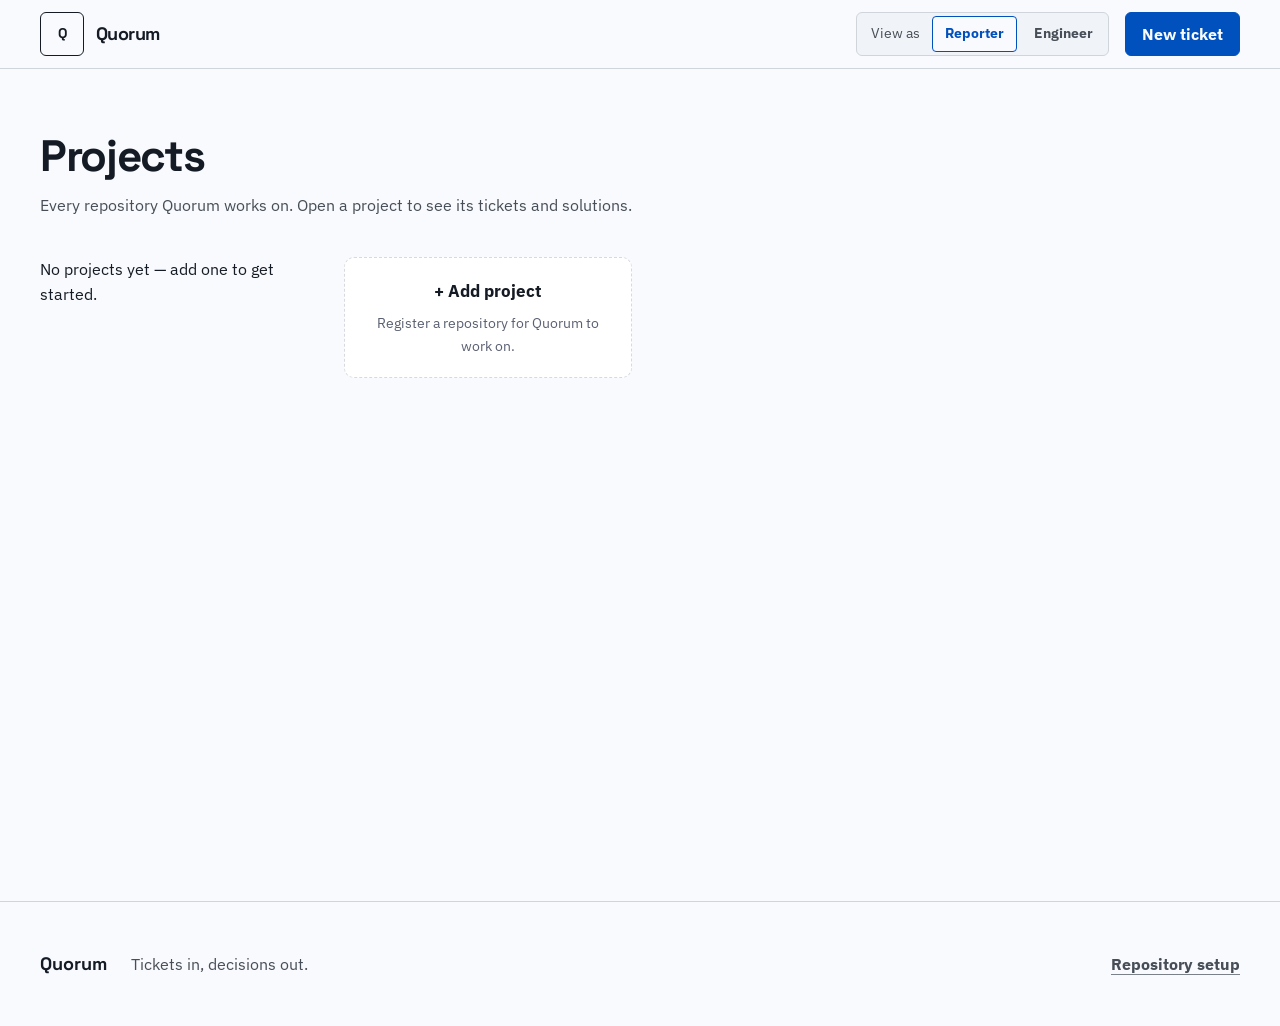
<file: ui/index.html>
<!doctype html>
<html lang="en">
  <head>
    <meta charset="utf-8" />
    <meta name="viewport" content="width=device-width, initial-scale=1, viewport-fit=cover" />
    <meta name="application-name" content="Quorum" />
    <meta name="apple-mobile-web-app-title" content="Quorum" />
    <meta name="description" content="Quorum keeps incoming tickets and attempted solutions in one quiet decision workspace." />
    <title>Quorum</title>
    <link rel="preconnect" href="https://fonts.googleapis.com" />
    <link rel="preconnect" href="https://fonts.gstatic.com" crossorigin />
    <link href="https://fonts.googleapis.com/css2?family=IBM+Plex+Sans:wght@400;700&amp;family=JetBrains+Mono:wght@400;600&amp;family=Space+Grotesk:wght@500;700&amp;display=swap" rel="stylesheet" />
    <link rel="stylesheet" href="tokens.css" />
    <link rel="stylesheet" href="styles.css" />
  </head>
  <body>
    <a class="skip-link" href="#main">Skip to workspace</a>

    <header class="topbar">
      <div class="topbar__inner">
        <a class="brand" href="#projects" data-screen-link="projects" aria-label="Quorum projects">
          <span class="brand__mark" aria-hidden="true">Q</span>
          <span>Quorum</span>
        </a>

        <div class="topbar__tools">
          <div class="role-toggle" role="group" aria-label="View as">
            <span class="role-toggle__label">View as</span>
            <button class="role-toggle__option" type="button" data-role="reporter" aria-pressed="true">Reporter</button>
            <button class="role-toggle__option" type="button" data-role="engineer" aria-pressed="false">Engineer</button>
          </div>
          <button class="btn btn--primary" type="button" data-screen-link="submission">New ticket</button>
        </div>
      </div>
    </header>

    <main class="workspace" id="main" tabindex="-1">
      <div class="workspace-head">
        <h1 id="screenTitle">Tickets</h1>
        <p id="screenDescription">Incoming work appears here. Open a ticket to review every solution attempted for it.</p>
      </div>

      <nav class="workspace-tabs" aria-label="Workspace">
        <button class="tab-link" type="button" data-screen-link="tickets">Tickets</button>
        <button class="tab-link" type="button" data-screen-link="solutions">Solutions</button>
        <button class="tab-link" type="button" data-screen-link="setup">Setup</button>
      </nav>

      <div class="screen-root" id="screenRoot" aria-live="off"></div>
    </main>

    <footer class="system-foot">
      <strong>Quorum</strong>
      <span>Tickets in, decisions out.</span>
      <button class="foot-link" type="button" data-screen-link="setup">Repository setup</button>
    </footer>

    <script src="app.js" defer></script>
  </body>
</html>
</file>
<file: ui/tokens.css>
/* Hallmark · macrostructure: Index-First · tone: technical-utilitarian · anchor hue: cobalt
 * Hallmark · genre: modern-minimal · theme: Cobalt · enrichment: none · nav: N9 · footer: Ft1
 * Hallmark · pre-emit critique: P5 H5 E5 S5 R5 V5
 * contrast: pass (40–41) · honest: pass (46) · chrome: pass (47) · tokens: pass (48)
 * slop: 56/58 source-pass · rendered checks open: 34, 49
 */

:root {
  color-scheme: light;

  --color-paper: oklch(98.5% 0.004 250);
  --color-paper-2: oklch(96.5% 0.007 250);
  --color-paper-3: oklch(93.5% 0.01 250);
  --color-paper-raised: oklch(99.2% 0.003 250);
  --color-rule: oklch(87% 0.01 250);
  --color-rule-2: oklch(60% 0.015 250);
  --color-neutral: oklch(52% 0.018 257);
  --color-muted: oklch(42% 0.018 257);
  --color-ink-2: oklch(33% 0.02 258);
  --color-ink: oklch(22% 0.02 258);
  --color-accent: oklch(46% 0.19 256);
  --color-accent-soft: oklch(93% 0.035 256);
  --color-accent-ink: oklch(98.5% 0.004 250);
  --color-focus: oklch(25% 0.05 256);
  --color-graphite: oklch(20.5% 0.016 260);
  --color-graphite-2: oklch(25.5% 0.018 260);
  --color-graphite-3: oklch(32% 0.018 260);
  --color-on-graphite: oklch(94% 0.008 250);
  --color-on-graphite-muted: oklch(74% 0.014 250);
  --color-success: oklch(43% 0.12 155);
  --color-success-soft: oklch(94% 0.035 155);
  --color-warning: oklch(40% 0.12 72);
  --color-warning-soft: oklch(95% 0.035 72);
  --color-error: oklch(48% 0.18 28);
  --color-error-soft: oklch(95% 0.035 28);
  --color-transparent: transparent;
  --color-scrim: oklch(15% 0.02 258 / 0.58);

  --font-display: "Space Grotesk", "Avenir Next", sans-serif;
  --font-body: "IBM Plex Sans", "Segoe UI", sans-serif;
  --font-mono: "JetBrains Mono", "SFMono-Regular", monospace;

  --text-xs: 0.75rem;
  --text-sm: 0.875rem;
  --text-base: 1rem;
  --text-md: 1.125rem;
  --text-lg: 1.375rem;
  --text-xl: 1.75rem;
  --text-2xl: 2.25rem;
  --text-3xl: 2.75rem;
  --text-display: clamp(2rem, 4vw + 0.25rem, 3.5rem);

  --space-3xs: 0.125rem;
  --space-2xs: 0.25rem;
  --space-xs: 0.5rem;
  --space-sm: 0.75rem;
  --space-md: 1rem;
  --space-lg: 1.5rem;
  --space-xl: 2.5rem;
  --space-2xl: 4rem;
  --space-3xl: 6rem;
  --space-4xl: 9rem;

  --dur-micro: 100ms;
  --dur-short: 180ms;
  --dur-medium: 260ms;
  --dur-long: 420ms;
  --ease-out: cubic-bezier(0.16, 1, 0.3, 1);
  --ease-in: cubic-bezier(0.7, 0, 0.84, 0);
  --ease-in-out: cubic-bezier(0.65, 0, 0.35, 1);

  --radius-xs: 0.25rem;
  --radius-sm: 0.375rem;
  --radius-md: 0.625rem;
  --radius-round: 999rem;
  --rule-thin: 0.0625rem;
  --rule-focus: 0.1875rem;

  --shadow-whisper: 0 0.0625rem 0.125rem oklch(20% 0.01 258 / 0.06);
  --shadow-modal: 0 1.5rem 4rem oklch(15% 0.02 258 / 0.2);

  --layout-max: 96rem;
  --layout-rail: 15.5rem;
  --layout-prose: 68ch;
  --layout-header: 4.25rem;
  --control-height: 2.75rem;
  --control-height-touch: 3rem;
  --icon-sm: 1rem;
  --icon-md: 1.25rem;
  --icon-lg: 1.5rem;

  --z-base: 1;
  --z-raised: 10;
  --z-dropdown: 100;
  --z-sticky: 200;
  --z-modal: 400;
  --z-toast: 500;
  --z-tooltip: 600;
}
</file>
<file: ui/styles.css>
/* Hallmark · macrostructure: Index-First · tone: technical-utilitarian · anchor hue: cobalt
 * Hallmark · genre: modern-minimal · theme: Cobalt · enrichment: none · nav: N9 · footer: Ft1
 * Hallmark · pre-emit critique: P5 H5 E5 S5 R5 V5
 * contrast: pass · honest content: pass · token discipline: pass
 * slop: 56/58 source-pass · rendered checks open: 34, 49
 */

*,
*::before,
*::after {
  box-sizing: border-box;
}

html,
body {
  overflow-x: clip;
}

html {
  background: var(--color-paper);
  color: var(--color-ink);
  font-family: var(--font-body);
  font-size: 100%;
  scroll-behavior: smooth;
}

body {
  min-height: 100dvh;
  margin: 0;
  background: var(--color-paper);
  color: var(--color-ink);
  font-size: var(--text-base);
  line-height: 1.55;
  text-rendering: optimizeLegibility;
}

button,
input,
select,
textarea {
  color: inherit;
  font: inherit;
}

button,
select {
  cursor: pointer;
}

button {
  border: 0;
}

a {
  color: inherit;
}

h1,
h2,
h3,
p {
  margin: 0;
}

h1,
h2,
h3 {
  min-width: 0;
  overflow-wrap: anywhere;
  font-family: var(--font-display);
  font-style: normal;
  font-weight: 700;
  letter-spacing: -0.03em;
  line-height: 1.08;
}

h1 {
  font-size: clamp(var(--text-2xl), 7vw, var(--text-3xl));
}

h2 {
  font-size: clamp(var(--text-xl), 5vw, var(--text-2xl));
}

h3 {
  font-size: var(--text-lg);
}

strong {
  font-weight: 700;
}

code,
.mono {
  font-size: 0.88em;
  font-variant-numeric: tabular-nums;
}

code {
  font-family: var(--font-mono);
  overflow-wrap: anywhere;
}

[hidden] {
  display: none !important;
}

.sr-only {
  position: absolute;
  width: var(--rule-thin);
  height: var(--rule-thin);
  padding: 0;
  margin: calc(var(--rule-thin) * -1);
  overflow: hidden;
  clip: rect(0, 0, 0, 0);
  white-space: nowrap;
  border: 0;
}

.skip-link {
  position: fixed;
  inset-block-start: var(--space-md);
  inset-inline-start: var(--space-md);
  z-index: var(--z-tooltip);
  padding: var(--space-sm) var(--space-md);
  border: var(--rule-thin) solid var(--color-ink);
  border-radius: var(--radius-sm);
  background: var(--color-paper-raised);
  color: var(--color-ink);
  font-weight: 700;
  opacity: 0;
  pointer-events: none;
  transform: translateY(calc(var(--space-xl) * -1));
}

.skip-link:focus {
  opacity: 1;
  pointer-events: auto;
  transform: none;
}

:focus-visible {
  outline: var(--rule-focus) solid var(--color-focus);
  outline-offset: var(--space-2xs);
}

.topbar {
  border-block-end: var(--rule-thin) solid var(--color-rule);
  background: var(--color-paper);
}

.topbar__inner {
  width: min(100%, var(--layout-max));
  min-height: var(--layout-header);
  margin-inline: auto;
  padding: var(--space-sm) var(--space-md);
  display: flex;
  align-items: center;
  justify-content: space-between;
  gap: var(--space-md);
}

.brand {
  display: inline-flex;
  min-height: var(--control-height);
  align-items: center;
  gap: var(--space-sm);
  color: var(--color-ink);
  font-family: var(--font-display);
  font-size: var(--text-md);
  font-weight: 700;
  letter-spacing: -0.03em;
  text-decoration: none;
  white-space: nowrap;
}

.brand__mark {
  width: var(--control-height);
  height: var(--control-height);
  display: grid;
  place-items: center;
  border: var(--rule-thin) solid var(--color-ink);
  border-radius: var(--radius-sm);
  font-family: var(--font-display);
  font-size: var(--text-sm);
  letter-spacing: 0;
}

.brand:active {
  transform: translateY(var(--rule-thin));
}

.btn {
  min-height: var(--control-height);
  padding: var(--space-sm) var(--space-md);
  display: inline-flex;
  align-items: center;
  justify-content: center;
  gap: var(--space-xs);
  border: var(--rule-thin) solid var(--color-rule-2);
  border-radius: var(--radius-sm);
  background: var(--color-paper);
  color: var(--color-ink);
  font-weight: 700;
  line-height: 1;
  text-decoration: none;
  white-space: nowrap;
  transition:
    background-color var(--dur-short) var(--ease-out),
    color var(--dur-short) var(--ease-out),
    transform var(--dur-micro) var(--ease-out);
}

.btn--primary {
  border-color: var(--color-accent);
  background: var(--color-accent);
  color: var(--color-accent-ink);
}

.btn--quiet {
  border-color: var(--color-transparent);
  background: var(--color-transparent);
  color: var(--color-muted);
}

.btn:active {
  transform: translateY(var(--rule-thin));
}

.btn:disabled,
.btn[aria-disabled="true"] {
  cursor: not-allowed;
  opacity: 0.55;
}

.btn[data-state="loading"]::before {
  content: "";
  width: var(--icon-sm);
  height: var(--icon-sm);
  border: var(--rule-thin) solid var(--color-rule);
  border-block-start-color: var(--color-accent-ink);
  border-radius: var(--radius-round);
  animation: spin 900ms linear infinite;
}

.btn:not(.btn--primary)[data-state="loading"]::before {
  border-block-start-color: var(--color-accent);
}

.btn[data-state="error"] {
  border-color: var(--color-error);
  background: var(--color-error-soft);
  color: var(--color-error);
}

.btn[data-state="success"] {
  border-color: var(--color-success);
  background: var(--color-success-soft);
  color: var(--color-success);
}

@keyframes spin {
  to {
    transform: rotate(1turn);
  }
}

.workspace {
  width: min(100%, var(--layout-max));
  min-height: calc(100dvh - var(--layout-header));
  margin-inline: auto;
  padding: var(--space-xl) var(--space-md) var(--space-3xl);
}

.workspace:focus {
  outline: none;
}

.workspace-head {
  max-width: var(--layout-prose);
  display: grid;
  gap: var(--space-sm);
}

.workspace-head p {
  max-width: 62ch;
  color: var(--color-muted);
}

.workspace-tabs {
  margin-block-start: var(--space-xl);
  display: flex;
  align-items: end;
  border-block-end: var(--rule-thin) solid var(--color-rule);
}

.tab-link {
  position: relative;
  min-width: 0;
  min-height: var(--control-height);
  padding: var(--space-sm) var(--space-md);
  background: var(--color-transparent);
  color: var(--color-muted);
  font-weight: 700;
  white-space: nowrap;
}

.tab-link::after {
  content: "";
  position: absolute;
  inset-inline: var(--space-md);
  inset-block-end: calc(var(--rule-thin) * -1);
  height: calc(var(--rule-thin) * 2);
  background: var(--color-transparent);
}

.tab-link[aria-current="page"] {
  color: var(--color-ink);
}

.tab-link[aria-current="page"]::after {
  background: var(--color-accent);
}

.tab-link:active {
  transform: translateY(var(--rule-thin));
}

.tab-link:disabled,
.solution-pick:disabled,
.back-link:disabled,
.foot-link:disabled {
  cursor: not-allowed;
  opacity: 0.55;
}

.screen-root {
  min-width: 0;
  padding-block-start: var(--space-xl);
}

.empty-state {
  min-height: 24rem;
  display: grid;
  align-content: center;
  border-block-end: var(--rule-thin) solid var(--color-rule);
}

.empty-state__copy {
  max-width: 34rem;
  display: grid;
  justify-items: start;
  gap: var(--space-md);
}

.empty-state__copy p,
.solution-empty__body p,
.form-intro p,
.setup-intro p {
  color: var(--color-muted);
}

.index-heading {
  padding-block-end: var(--space-md);
  display: flex;
  align-items: baseline;
  justify-content: space-between;
  gap: var(--space-md);
}

.index-heading h2 {
  font-size: var(--text-lg);
}

.index-heading p {
  color: var(--color-muted);
  font-size: var(--text-sm);
}

.ticket-list {
  border-block-start: var(--rule-thin) solid var(--color-rule);
}

.ticket-row {
  width: 100%;
  min-height: 6rem;
  padding: var(--space-md) 0;
  display: grid;
  grid-template-columns: minmax(0, 1fr) auto;
  grid-template-areas:
    "id status"
    "main main"
    "attempts open";
  align-items: center;
  gap: var(--space-xs) var(--space-md);
  border-block-end: var(--rule-thin) solid var(--color-rule);
  background: var(--color-paper);
  color: var(--color-ink);
  text-align: start;
}

.ticket-row__id {
  grid-area: id;
  color: var(--color-muted);
}

.ticket-row__main {
  grid-area: main;
  min-width: 0;
  display: grid;
  gap: var(--space-2xs);
}

.ticket-row__main strong {
  min-width: 0;
  overflow-wrap: anywhere;
  font-family: var(--font-display);
  font-size: var(--text-md);
  letter-spacing: -0.02em;
}

.ticket-row__main span,
.ticket-row__attempts {
  color: var(--color-muted);
  font-size: var(--text-sm);
}

.ticket-row__attempts {
  grid-area: attempts;
}

.ticket-row__status {
  grid-area: status;
  justify-self: end;
}

.ticket-ready-action {
  min-height: var(--control-height);
  padding: 0;
  background: var(--color-transparent);
  color: var(--color-accent);
  font-weight: 700;
  text-decoration: underline;
  text-decoration-color: var(--color-rule-2);
  text-underline-offset: var(--space-2xs);
  white-space: nowrap;
}

.ticket-ready-action:active {
  transform: translateY(var(--rule-thin));
}

.ticket-row__open {
  grid-area: open;
  justify-self: end;
}

.ticket-row[data-expanded="true"] {
  border-block-end-color: var(--color-transparent);
  background: var(--color-paper-2);
}

.ticket-detail {
  padding: var(--space-lg) var(--space-md) var(--space-xl);
  border-block-end: var(--rule-thin) solid var(--color-rule);
  background: var(--color-paper-2);
  color: var(--color-ink);
}

.ticket-detail__head {
  display: flex;
  flex-wrap: wrap;
  align-items: center;
  justify-content: space-between;
  gap: var(--space-md);
}

.ticket-detail__head > div {
  min-width: 0;
  display: grid;
  gap: var(--space-2xs);
}

.ticket-detail__head h3 {
  font-size: var(--text-md);
}

.ticket-description {
  max-width: 70ch;
  margin-block-start: var(--space-xl);
  display: grid;
  gap: var(--space-xs);
}

.ticket-description > strong,
.ticket-facts dt {
  color: var(--color-muted);
  font-size: var(--text-sm);
}

.ticket-description p {
  white-space: pre-wrap;
}

.ticket-facts {
  margin: var(--space-xl) 0 0;
  display: grid;
  grid-template-columns: minmax(0, 1fr);
  border-block-start: var(--rule-thin) solid var(--color-rule);
}

.ticket-facts > div {
  min-width: 0;
  padding-block: var(--space-md);
  display: grid;
  gap: var(--space-2xs);
  border-block-end: var(--rule-thin) solid var(--color-rule);
}

.ticket-facts dt,
.ticket-facts dd {
  margin: 0;
}

.ticket-facts dd {
  overflow-wrap: anywhere;
}

.status-badge {
  width: fit-content;
  display: inline-flex;
  align-items: center;
  min-height: 1.75rem;
  padding-inline: var(--space-sm);
  border: var(--rule-thin) solid var(--color-rule-2);
  border-radius: var(--radius-round);
  background: var(--color-paper);
  color: var(--color-ink-2);
  font-size: var(--text-xs);
  font-weight: 700;
  line-height: 1;
  white-space: nowrap;
}

.status-badge--active {
  border-color: var(--color-accent);
  background: var(--color-accent-soft);
  color: var(--color-accent);
}

.status-badge--success {
  border-color: var(--color-success);
  background: var(--color-success-soft);
  color: var(--color-success);
}

.status-badge--warning {
  border-color: var(--color-warning);
  background: var(--color-warning-soft);
  color: var(--color-warning);
}

.status-badge--error {
  border-color: var(--color-error);
  background: var(--color-error-soft);
  color: var(--color-error);
}

.back-link,
.foot-link {
  width: fit-content;
  min-height: var(--control-height);
  padding: 0;
  background: var(--color-transparent);
  color: var(--color-muted);
  font-weight: 700;
  text-decoration: underline;
  text-decoration-color: var(--color-rule-2);
  text-underline-offset: var(--space-2xs);
  white-space: nowrap;
}

.back-link:active,
.foot-link:active {
  transform: translateY(var(--rule-thin));
}

.solution-ticket-picker {
  padding-block-end: var(--space-xl);
  display: grid;
  gap: var(--space-lg);
  border-block-end: var(--rule-thin) solid var(--color-rule);
}

.solution-ticket-picker__copy {
  max-width: 42rem;
  display: grid;
  gap: var(--space-xs);
}

.solution-ticket-picker__copy h2 {
  font-size: var(--text-lg);
}

.solution-ticket-picker__copy p {
  color: var(--color-muted);
}

.solution-ticket-context {
  padding-block: var(--space-xl);
  border-block-end: var(--rule-thin) solid var(--color-rule);
}

.solution-ticket-context__head {
  display: flex;
  flex-wrap: wrap;
  align-items: start;
  justify-content: space-between;
  gap: var(--space-md);
}

.solution-ticket-context__head > div {
  min-width: 0;
  display: grid;
  gap: var(--space-xs);
}

.solution-ticket-description {
  max-width: 70ch;
  margin-block-start: var(--space-xl);
  display: grid;
  gap: var(--space-xs);
}

.solution-ticket-description strong,
.solution-ticket-facts dt {
  color: var(--color-muted);
  font-size: var(--text-sm);
}

.solution-ticket-description p {
  white-space: pre-wrap;
}

.solution-ticket-facts {
  margin: var(--space-xl) 0 0;
  display: grid;
  grid-template-columns: minmax(0, 1fr);
  border-block-start: var(--rule-thin) solid var(--color-rule);
}

.solution-ticket-facts > div {
  min-width: 0;
  padding-block: var(--space-md);
  display: grid;
  gap: var(--space-2xs);
  border-block-end: var(--rule-thin) solid var(--color-rule);
}

.solution-ticket-facts dt,
.solution-ticket-facts dd {
  margin: 0;
}

.solution-ticket-facts dd {
  overflow-wrap: anywhere;
}

.solution-selection-empty {
  min-height: 20rem;
  display: grid;
  align-content: center;
  border-block-end: var(--rule-thin) solid var(--color-rule);
}

.solution-selection-empty > div {
  max-width: 36rem;
  display: grid;
  justify-items: start;
  gap: var(--space-md);
}

.solution-selection-empty p {
  color: var(--color-muted);
}

.solution-empty {
  padding-block-start: var(--space-xl);
}

.solution-empty__body {
  min-height: 18rem;
  max-width: 48rem;
  display: grid;
  align-content: center;
  justify-items: start;
  gap: var(--space-md);
  border-block-end: var(--rule-thin) solid var(--color-rule);
}

.decision-banner {
  margin-block: var(--space-lg);
  padding: var(--space-md);
  display: flex;
  flex-wrap: wrap;
  justify-content: space-between;
  gap: var(--space-xs) var(--space-lg);
  border: var(--rule-thin) solid var(--color-success);
  background: var(--color-success-soft);
  color: var(--color-ink);
}

.decision-banner span {
  color: var(--color-success);
}

.solution-layout {
  display: grid;
  grid-template-columns: minmax(0, 1fr);
  gap: var(--space-xl);
  border-block-start: var(--rule-thin) solid var(--color-rule);
}

.solution-index {
  min-width: 0;
}

.solution-index__head {
  min-height: var(--control-height);
  padding-block: var(--space-md);
  display: flex;
  align-items: baseline;
  justify-content: space-between;
  gap: var(--space-md);
}

.solution-index__head h3 {
  font-size: var(--text-md);
}

.solution-index__head span {
  color: var(--color-muted);
  font-size: var(--text-sm);
}

.solution-option {
  width: 100%;
  padding: var(--space-md) 0;
  display: grid;
  gap: var(--space-sm);
  border-block-start: var(--rule-thin) solid var(--color-rule);
  background: var(--color-paper);
  color: var(--color-ink);
}

.solution-option:last-child {
  border-block-end: var(--rule-thin) solid var(--color-rule);
}

.solution-option[data-selected="true"] {
  padding-inline: var(--space-md);
  background: var(--color-paper-2);
  box-shadow: inset 0 calc(var(--rule-thin) * -2) 0 var(--color-accent);
}

.solution-option__top {
  display: flex;
  align-items: center;
  justify-content: space-between;
  gap: var(--space-sm);
}

.solution-pick {
  min-height: var(--control-height);
  padding: 0;
  background: var(--color-transparent);
  color: var(--color-accent);
  font-weight: 700;
  text-decoration: underline;
  text-decoration-color: var(--color-rule-2);
  text-underline-offset: var(--space-2xs);
  white-space: nowrap;
}

.solution-pick:active {
  transform: translateY(var(--rule-thin));
}

.solution-option > strong {
  font-family: var(--font-display);
  font-size: var(--text-md);
}

.solution-option > span:last-child {
  color: var(--color-muted);
  font-size: var(--text-sm);
}

.solution-detail {
  min-width: 0;
  padding-block-start: var(--space-xl);
}

.solution-detail:focus {
  outline: none;
}

.solution-detail__head {
  display: flex;
  align-items: start;
  justify-content: space-between;
  gap: var(--space-md);
}

.solution-detail__head > div {
  min-width: 0;
  display: grid;
  gap: var(--space-xs);
}

.solution-summary {
  max-width: 68ch;
  margin-block-start: var(--space-lg);
  font-size: var(--text-md);
}

.detail-list {
  margin: var(--space-xl) 0 0;
  border-block-start: var(--rule-thin) solid var(--color-rule);
}

.detail-list > div {
  padding-block: var(--space-md);
  display: grid;
  gap: var(--space-xs);
  border-block-end: var(--rule-thin) solid var(--color-rule);
}

.detail-list dt {
  color: var(--color-muted);
  font-size: var(--text-sm);
  font-weight: 700;
}

.detail-list dd {
  margin: 0;
}

.delivery-form {
  margin-block-start: var(--space-2xl);
  display: grid;
  justify-items: start;
  gap: var(--space-lg);
}

.delivery-form fieldset {
  width: 100%;
  min-width: 0;
  padding: 0;
  border: 0;
}

.delivery-form legend {
  padding: 0;
  font-family: var(--font-display);
  font-size: var(--text-lg);
  font-weight: 700;
  letter-spacing: -0.02em;
}

.delivery-form fieldset > p {
  margin-block-start: var(--space-xs);
  color: var(--color-muted);
}

.delivery-options {
  margin-block-start: var(--space-md);
  border-block-start: var(--rule-thin) solid var(--color-rule);
}

.delivery-option {
  min-height: 5rem;
  padding-block: var(--space-md);
  display: grid;
  grid-template-columns: auto minmax(0, 1fr);
  align-items: start;
  gap: var(--space-md);
  border-block-end: var(--rule-thin) solid var(--color-rule);
  cursor: pointer;
}

.delivery-option input {
  width: var(--icon-md);
  height: var(--icon-md);
  margin: var(--space-2xs) 0 0;
  accent-color: var(--color-accent);
}

.delivery-option input:focus-visible {
  outline: var(--rule-focus) solid var(--color-focus);
  outline-offset: var(--space-2xs);
}

.delivery-option > span {
  min-width: 0;
  display: grid;
  gap: var(--space-2xs);
}

.delivery-option small {
  color: var(--color-muted);
  font-size: var(--text-sm);
}

.delivery-option[data-checked="true"] strong {
  color: var(--color-accent);
}

.submission-screen {
  display: grid;
  gap: var(--space-2xl);
}

.form-intro,
.setup-intro {
  max-width: 48rem;
  display: grid;
  justify-items: start;
  gap: var(--space-md);
}

.ticket-form {
  max-width: 48rem;
  display: grid;
  gap: var(--space-xl);
}

.field {
  min-width: 0;
  display: grid;
  gap: var(--space-xs);
}

.field-label {
  font-weight: 700;
}

.field-required {
  margin-inline-start: var(--space-xs);
  color: var(--color-muted);
  font-size: var(--text-xs);
  font-weight: 400;
}

.field-input,
.field-select,
.field-textarea {
  width: 100%;
  min-height: var(--control-height);
  padding: var(--space-sm) calc(var(--space-md) + var(--icon-sm)) var(--space-sm) var(--space-md);
  border: var(--rule-thin) solid var(--color-rule-2);
  border-radius: var(--radius-sm);
  outline: calc(var(--rule-thin) * 2) solid var(--color-transparent);
  outline-offset: var(--rule-thin);
  background: var(--color-paper);
  color: var(--color-ink);
  transition: background-color var(--dur-short) var(--ease-out);
}

.field-textarea {
  min-height: 10rem;
  resize: vertical;
}

.field-input::placeholder,
.field-textarea::placeholder {
  color: var(--color-muted);
  opacity: 1;
}

.field-input:focus-visible,
.field-select:focus-visible,
.field-textarea:focus-visible {
  outline-color: var(--color-focus);
}

.field-input:disabled,
.field-select:disabled,
.field-textarea:disabled {
  cursor: not-allowed;
  opacity: 0.55;
}

.field-input[aria-invalid="true"],
.field-select[aria-invalid="true"],
.field-textarea[aria-invalid="true"] {
  border-color: var(--color-error);
  background: var(--color-error-soft);
}

.field-input[data-state="success"],
.field-select[data-state="success"],
.field-textarea[data-state="success"] {
  border-color: var(--color-success);
  background: var(--color-success-soft);
}

.field-help {
  min-height: 1lh;
  color: var(--color-muted);
  font-size: var(--text-sm);
}

.field-help[role="alert"] {
  color: var(--color-error);
  font-weight: 700;
}

.error-summary {
  padding: var(--space-md);
  display: grid;
  gap: var(--space-2xs);
  border-inline-start: calc(var(--rule-thin) * 3) solid var(--color-error);
  background: var(--color-error-soft);
  color: var(--color-ink);
}

.error-summary span {
  color: var(--color-error);
}

.form-actions,
.setup-actions {
  display: flex;
  flex-wrap: wrap;
  gap: var(--space-sm);
}

.setup-screen {
  display: grid;
  gap: var(--space-2xl);
}

.setup-form {
  border-block-start: var(--rule-thin) solid var(--color-rule);
}

.setting-row {
  min-height: 5.5rem;
  padding-block: var(--space-md);
  display: grid;
  gap: var(--space-md);
  border-block-end: var(--rule-thin) solid var(--color-rule);
}

.setting-row > div {
  display: grid;
  gap: var(--space-2xs);
}

.setting-row > div > span {
  color: var(--color-muted);
  font-size: var(--text-sm);
}

.setting-row .field-select {
  max-width: 18rem;
}

.setup-actions {
  padding-block-start: var(--space-lg);
}

.system-foot {
  width: min(100%, var(--layout-max));
  margin-inline: auto;
  padding: var(--space-xl) var(--space-md);
  display: flex;
  flex-wrap: wrap;
  align-items: center;
  gap: var(--space-sm) var(--space-lg);
  border-block-start: var(--rule-thin) solid var(--color-rule);
  color: var(--color-muted);
}

.system-foot strong {
  color: var(--color-ink);
  font-family: var(--font-display);
  font-size: var(--text-md);
}

.system-foot .foot-link {
  margin-inline-start: auto;
}

@media (hover: hover) and (pointer: fine) {
  .btn:hover:not(:disabled) {
    background: var(--color-ink);
    color: var(--color-paper);
  }

  .btn--primary:hover:not(:disabled) {
    background: var(--color-ink);
    border-color: var(--color-ink);
    color: var(--color-paper);
  }

  .btn--quiet:hover:not(:disabled) {
    background: var(--color-paper-2);
    color: var(--color-ink);
  }

  .tab-link:hover {
    background: var(--color-paper-2);
    color: var(--color-ink);
  }

  .solution-pick:hover {
    color: var(--color-ink);
    text-decoration-color: var(--color-accent);
  }

  .ticket-ready-action:hover {
    color: var(--color-ink);
    text-decoration-color: var(--color-accent);
  }

  .back-link:hover,
  .foot-link:hover {
    color: var(--color-accent);
    text-decoration-color: var(--color-accent);
  }

  .field-input:hover,
  .field-select:hover,
  .field-textarea:hover {
    background: var(--color-paper-2);
  }

  .delivery-option:hover {
    background: var(--color-paper-2);
  }
}

@media (pointer: coarse) {
  .btn,
  .brand,
  .tab-link,
  .back-link,
  .foot-link,
  .ticket-ready-action,
  .field-input,
  .field-select {
    min-height: var(--control-height-touch);
  }
}

@media (min-width: 40rem) {
  .topbar__inner,
  .workspace,
  .system-foot {
    padding-inline: var(--space-xl);
  }

  .workspace {
    padding-block-start: var(--space-2xl);
  }

  .ticket-row {
    min-height: 5.5rem;
    grid-template-columns: 5rem minmax(0, 1fr) auto;
    grid-template-areas:
      "id main status"
      "attempts main open";
    column-gap: var(--space-lg);
  }

  .ticket-row__status {
    justify-self: end;
  }

  .ticket-detail {
    padding-inline: var(--space-xl);
  }

  .ticket-facts {
    grid-template-columns: repeat(2, minmax(0, 1fr));
  }

  .ticket-facts > div:nth-last-child(-n + 2) {
    border-block-end: 0;
  }

  .solution-ticket-picker {
    grid-template-columns: minmax(0, 1fr) minmax(16rem, 0.55fr);
    align-items: end;
  }

  .solution-ticket-facts {
    grid-template-columns: repeat(2, minmax(0, 1fr));
  }

  .solution-ticket-facts > div:last-child {
    grid-column: 1 / -1;
    border-block-end: 0;
  }

  .detail-list > div {
    grid-template-columns: minmax(7rem, 0.28fr) minmax(0, 1fr);
    gap: var(--space-lg);
  }

  .setting-row {
    grid-template-columns: minmax(0, 1fr) minmax(12rem, 0.5fr);
    align-items: center;
  }

  .setting-row > .status-badge {
    justify-self: end;
  }

  .setting-row .field-select {
    justify-self: end;
  }
}

@media (min-width: 60rem) {
  .ticket-row {
    grid-template-columns: 6rem minmax(16rem, 1fr) 7rem 9.5rem auto;
    grid-template-areas: "id main attempts status open";
  }

  .ticket-row__status {
    justify-self: start;
  }

  .ticket-facts {
    grid-template-columns: repeat(3, minmax(0, 1fr));
  }

  .ticket-facts > div:nth-last-child(3) {
    border-block-end: 0;
  }

  .solution-ticket-facts {
    grid-template-columns: repeat(5, minmax(0, 1fr));
  }

  .solution-ticket-facts > div {
    grid-column: auto;
    border-block-end: 0;
  }

  .solution-layout {
    grid-template-columns: minmax(17rem, 0.34fr) minmax(0, 1fr);
    gap: var(--space-2xl);
  }

  .solution-index {
    border-inline-end: var(--rule-thin) solid var(--color-rule);
    padding-inline-end: var(--space-xl);
  }

  .solution-detail {
    padding-block-start: var(--space-2xl);
  }

  .delivery-options {
    display: grid;
    grid-template-columns: repeat(3, minmax(0, 1fr));
  }

  .delivery-option {
    min-height: 9rem;
    padding: var(--space-md);
    border-inline-end: var(--rule-thin) solid var(--color-rule);
  }

  .delivery-option:last-child {
    border-inline-end: 0;
  }
}

@media (min-width: 90rem) {
  .workspace {
    padding-inline: var(--space-2xl);
  }
}

@media (prefers-reduced-motion: reduce) {
  html {
    scroll-behavior: auto;
  }

  *,
  *::before,
  *::after {
    animation-duration: 150ms !important;
    animation-iteration-count: 1 !important;
    transition-duration: 150ms !important;
  }
}

/* ---- Clarification thread (intake agent) ---- */
.ticket-thread { margin-top: 1.25rem; display: grid; gap: .75rem; }
.thread-comment { border-left: 3px solid var(--border, #d9dce3); padding: .5rem .9rem; border-radius: 4px; background: var(--surface-2, #f7f8fa); }
.thread-comment--agent { border-left-color: var(--accent, #2d5be3); background: color-mix(in srgb, var(--accent, #2d5be3) 8%, transparent); }
.thread-comment header { display: flex; justify-content: space-between; gap: 1rem; font-size: .85rem; margin-bottom: .25rem; }
.thread-body { white-space: pre-wrap; font: inherit; margin: 0; line-height: 1.5; }
.thread-reply { display: grid; gap: .5rem; margin-top: .5rem; }
.ticket-brief { margin-top: 1rem; padding: .75rem 1rem; border: 1px solid var(--border, #d9dce3); border-radius: 6px; }
.ticket-brief summary { cursor: pointer; }

/* ---- View as (Reporter / Engineer) toggle in the topbar ---- */
.topbar__tools { display: flex; align-items: center; gap: var(--space-md); }
.role-toggle {
  display: inline-flex; align-items: center; gap: var(--space-2xs);
  min-height: var(--control-height); padding: var(--space-3xs);
  border: var(--rule-thin) solid var(--color-rule); border-radius: var(--radius-sm); background: var(--color-paper-2);
}
.role-toggle__label { padding-inline: var(--space-sm) var(--space-xs); color: var(--color-muted); font-size: var(--text-sm); white-space: nowrap; }
.role-toggle__option {
  min-height: calc(var(--control-height) - var(--space-xs)); padding: var(--space-2xs) var(--space-sm);
  border: var(--rule-thin) solid var(--color-transparent); border-radius: calc(var(--radius-sm) - var(--space-3xs));
  background: var(--color-transparent); color: var(--color-muted);
  font: inherit; font-size: var(--text-sm); font-weight: 700; white-space: nowrap; cursor: pointer;
}
.role-toggle__option[aria-pressed="true"] { border-color: var(--color-accent); background: var(--color-paper); color: var(--color-accent); }
.role-toggle__option:active { transform: translateY(var(--rule-thin)); }
.thread-reply + [data-retry-agent], .ticket-thread > [data-retry-agent] { justify-self: start; }
@media (max-width: 40rem) { .role-toggle__label { display: none; } }

/* PR package (orchestrator output) — subtask + review tables and lists */
.pr-table { width: 100%; border-collapse: collapse; font-size: 0.85rem; margin: 0.5rem 0 1rem; }
.pr-table th, .pr-table td { text-align: left; padding: 0.4rem 0.55rem; border-bottom: 1px solid rgba(15, 33, 71, 0.14); vertical-align: top; }
.pr-table th { font-weight: 600; white-space: nowrap; }
.pr-list { margin: 0.5rem 0 1rem; padding-left: 1.2rem; }
.pr-list li { margin: 0.25rem 0; }

/* ---- Projects dashboard ---- */
.project-grid {
  display: grid;
  grid-template-columns: repeat(auto-fill, minmax(280px, 1fr));
  gap: 16px;
}
.project-card {
  display: flex;
  flex-direction: column;
  gap: 8px;
  padding: 20px;
  text-align: left;
  border: 1px solid var(--line, #d6d9e0);
  border-radius: 10px;
  background: var(--surface, #fff);
  cursor: pointer;
  font: inherit;
  color: inherit;
  transition: border-color 120ms ease, transform 120ms ease;
}
.project-card:hover, .project-card:focus-visible {
  border-color: var(--cobalt, #2245d6);
  transform: translateY(-1px);
}
.project-card__name { font-size: 1.05rem; }
.project-card__desc { color: var(--ink-soft, #5a6072); font-size: 0.9rem; }
.project-card__counts { margin-top: auto; font-size: 0.85rem; color: var(--ink-soft, #5a6072); font-variant-numeric: tabular-nums; }
.project-card--add { border-style: dashed; justify-content: center; align-items: center; text-align: center; }
.project-header {
  display: flex;
  align-items: baseline;
  gap: 12px;
  margin-bottom: 16px;
  flex-wrap: wrap;
}
</file>
